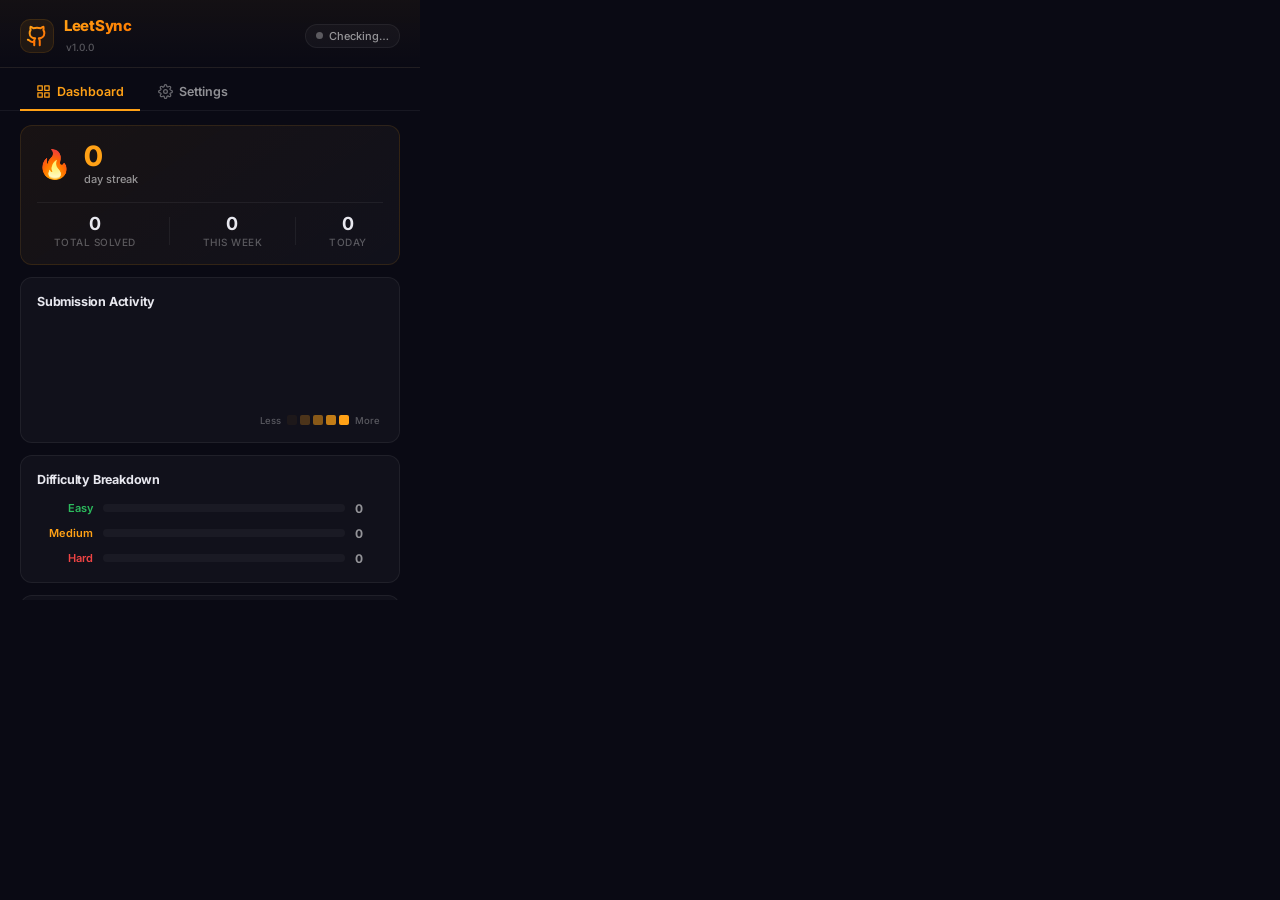
<file: popup/index.html>
<!DOCTYPE html>
<html lang="en">
<head>
  <meta charset="UTF-8" />
  <meta name="viewport" content="width=device-width, initial-scale=1.0" />
  <title>LeetSync</title>
  <link rel="preconnect" href="https://fonts.googleapis.com" />
  <link rel="preconnect" href="https://fonts.gstatic.com" crossorigin />
  <link href="https://fonts.googleapis.com/css2?family=Inter:wght@400;500;600;700;800&display=swap" rel="stylesheet" />
  <link rel="stylesheet" href="popup.css" />
</head>
<body>
  <div class="app">
    <!-- ═══ Header ═══ -->
    <header class="header">
      <div class="header-logo">
        <div class="logo-icon">
          <svg width="22" height="22" viewBox="0 0 24 24" fill="none" stroke="url(#logoGrad)" stroke-width="2.2" stroke-linecap="round" stroke-linejoin="round">
            <defs>
              <linearGradient id="logoGrad" x1="0%" y1="0%" x2="100%" y2="100%">
                <stop offset="0%" stop-color="#ffa116" />
                <stop offset="100%" stop-color="#ff6b00" />
              </linearGradient>
            </defs>
            <path d="M15 22v-4a4.8 4.8 0 0 0-1-3.5c3 0 6-2 6-5.5.08-1.25-.27-2.48-1-3.5.28-1.15.28-2.35 0-3.5 0 0-1 0-3 1.5-2.64-.5-5.36-.5-8 0C6 2 5 2 5 2c-.3 1.15-.3 2.35 0 3.5A5.403 5.403 0 0 0 4 9c0 3.5 3 5.5 6 5.5-.39.49-.68 1.05-.85 1.65-.17.6-.22 1.23-.15 1.85v4"/>
            <path d="M9 18c-4.51 2-5-2-7-2"/>
          </svg>
        </div>
        <div class="header-text">
          <h1>LeetSync</h1>
          <span class="header-version">v1.0.0</span>
        </div>
      </div>
      <div class="header-status" id="connection-status">
        <span class="status-dot"></span>
        <span class="status-text">Checking…</span>
      </div>
    </header>

    <!-- ═══ Tab Navigation ═══ -->
    <nav class="tabs">
      <button class="tab active" data-tab="dashboard" id="tab-dashboard">
        <svg width="15" height="15" viewBox="0 0 24 24" fill="none" stroke="currentColor" stroke-width="2" stroke-linecap="round" stroke-linejoin="round"><rect x="3" y="3" width="7" height="7"/><rect x="14" y="3" width="7" height="7"/><rect x="14" y="14" width="7" height="7"/><rect x="3" y="14" width="7" height="7"/></svg>
        Dashboard
      </button>
      <button class="tab" data-tab="settings" id="tab-settings">
        <svg width="15" height="15" viewBox="0 0 24 24" fill="none" stroke="currentColor" stroke-width="2" stroke-linecap="round" stroke-linejoin="round"><circle cx="12" cy="12" r="3"/><path d="M19.4 15a1.65 1.65 0 0 0 .33 1.82l.06.06a2 2 0 0 1 0 2.83 2 2 0 0 1-2.83 0l-.06-.06a1.65 1.65 0 0 0-1.82-.33 1.65 1.65 0 0 0-1 1.51V21a2 2 0 0 1-2 2 2 2 0 0 1-2-2v-.09A1.65 1.65 0 0 0 9 19.4a1.65 1.65 0 0 0-1.82.33l-.06.06a2 2 0 0 1-2.83 0 2 2 0 0 1 0-2.83l.06-.06A1.65 1.65 0 0 0 4.68 15a1.65 1.65 0 0 0-1.51-1H3a2 2 0 0 1-2-2 2 2 0 0 1 2-2h.09A1.65 1.65 0 0 0 4.6 9a1.65 1.65 0 0 0-.33-1.82l-.06-.06a2 2 0 0 1 0-2.83 2 2 0 0 1 2.83 0l.06.06A1.65 1.65 0 0 0 9 4.68a1.65 1.65 0 0 0 1-1.51V3a2 2 0 0 1 2-2 2 2 0 0 1 2 2v.09a1.65 1.65 0 0 0 1 1.51 1.65 1.65 0 0 0 1.82-.33l.06-.06a2 2 0 0 1 2.83 0 2 2 0 0 1 0 2.83l-.06.06A1.65 1.65 0 0 0 19.4 9a1.65 1.65 0 0 0 1.51 1H21a2 2 0 0 1 2 2 2 2 0 0 1-2 2h-.09a1.65 1.65 0 0 0-1.51 1z"/></svg>
        Settings
      </button>
    </nav>

    <!-- ═══ Dashboard Tab ═══ -->
    <div class="tab-content active" id="panel-dashboard">
      <!-- Streak Card -->
      <div class="card streak-card">
        <div class="streak-info">
          <div class="streak-flames" id="streak-flames">🔥</div>
          <div class="streak-details">
            <span class="streak-count" id="streak-count">0</span>
            <span class="streak-label">day streak</span>
          </div>
        </div>
        <div class="streak-stats">
          <div class="stat">
            <span class="stat-value" id="total-solved">0</span>
            <span class="stat-label">Total Solved</span>
          </div>
          <div class="stat-divider"></div>
          <div class="stat">
            <span class="stat-value" id="this-week">0</span>
            <span class="stat-label">This Week</span>
          </div>
          <div class="stat-divider"></div>
          <div class="stat">
            <span class="stat-value" id="today-count">0</span>
            <span class="stat-label">Today</span>
          </div>
        </div>
      </div>

      <!-- Heatmap Card -->
      <div class="card">
        <div class="card-header">
          <h3>Submission Activity</h3>
          <span class="card-subtitle" id="heatmap-range"></span>
        </div>
        <div class="heatmap-container">
          <canvas id="heatmap-canvas" width="400" height="90"></canvas>
        </div>
        <div class="heatmap-legend">
          <span class="legend-label">Less</span>
          <div class="legend-cell" style="background: rgba(255,161,22,0.05)"></div>
          <div class="legend-cell" style="background: rgba(255,161,22,0.25)"></div>
          <div class="legend-cell" style="background: rgba(255,161,22,0.5)"></div>
          <div class="legend-cell" style="background: rgba(255,161,22,0.75)"></div>
          <div class="legend-cell" style="background: #ffa116"></div>
          <span class="legend-label">More</span>
        </div>
      </div>

      <!-- Difficulty Breakdown -->
      <div class="card">
        <div class="card-header">
          <h3>Difficulty Breakdown</h3>
        </div>
        <div class="difficulty-chart">
          <div class="difficulty-bar-group">
            <div class="difficulty-row">
              <span class="diff-label easy">Easy</span>
              <div class="diff-bar-track">
                <div class="diff-bar diff-easy" id="bar-easy" style="width: 0%"></div>
              </div>
              <span class="diff-count" id="count-easy">0</span>
            </div>
            <div class="difficulty-row">
              <span class="diff-label medium">Medium</span>
              <div class="diff-bar-track">
                <div class="diff-bar diff-medium" id="bar-medium" style="width: 0%"></div>
              </div>
              <span class="diff-count" id="count-medium">0</span>
            </div>
            <div class="difficulty-row">
              <span class="diff-label hard">Hard</span>
              <div class="diff-bar-track">
                <div class="diff-bar diff-hard" id="bar-hard" style="width: 0%"></div>
              </div>
              <span class="diff-count" id="count-hard">0</span>
            </div>
          </div>
        </div>
      </div>

      <!-- Language Stats -->
      <div class="card">
        <div class="card-header">
          <h3>Languages Used</h3>
        </div>
        <div class="language-list" id="language-list">
          <div class="empty-state">No submissions yet. Push a solution to get started!</div>
        </div>
      </div>

      <!-- Recent Submissions -->
      <div class="card">
        <div class="card-header">
          <h3>Recent Submissions</h3>
        </div>
        <div class="recent-list" id="recent-list">
          <div class="empty-state">Your recent pushes will appear here.</div>
        </div>
      </div>
    </div>

    <!-- ═══ Settings Tab ═══ -->
    <div class="tab-content" id="panel-settings">
      <div class="card">
        <div class="card-header">
          <h3>GitHub Configuration</h3>
        </div>
        <form id="settings-form" class="settings-form">
          <div class="field">
            <label for="s-token">Personal Access Token</label>
            <div class="input-group">
              <input type="password" id="s-token" placeholder="ghp_xxxxxxxxxxxx" autocomplete="off" />
              <button type="button" class="input-toggle" id="toggle-token" title="Show/Hide">
                <svg width="14" height="14" viewBox="0 0 24 24" fill="none" stroke="currentColor" stroke-width="2"><path d="M1 12s4-8 11-8 11 8 11 8-4 8-11 8-11-8-11-8z"/><circle cx="12" cy="12" r="3"/></svg>
              </button>
            </div>
            <span class="field-hint">Needs <code>repo</code> scope · <a href="https://github.com/settings/tokens/new?scopes=repo" target="_blank">Create token →</a></span>
          </div>
          <div class="field">
            <label for="s-repo">Target Repository</label>
            <input type="text" id="s-repo" placeholder="username/leetcode-solutions" />
            <span class="field-hint">Format: <code>owner/repo-name</code></span>
          </div>
          <div class="field">
            <label for="s-gemini">Gemini API Key <span class="optional">(optional)</span></label>
            <input type="password" id="s-gemini" placeholder="AIzaSy..." autocomplete="off" />
            <span class="field-hint">For AI README generation · <a href="https://aistudio.google.com/app/apikey" target="_blank">Get key →</a></span>
          </div>
          <button type="submit" class="primary-btn" id="save-btn">
            <svg width="14" height="14" viewBox="0 0 24 24" fill="none" stroke="currentColor" stroke-width="2.5"><polyline points="20 6 9 17 4 12"/></svg>
            Save Configuration
          </button>
        </form>
      </div>

      <!-- Notifications Settings -->
      <div class="card">
        <div class="card-header">
          <h3>🔔 Daily Challenge Reminder</h3>
        </div>
        <div class="toggle-row">
          <div class="toggle-info">
            <span class="toggle-label">Enable Notifications</span>
            <span class="toggle-hint">Get reminded about the daily LeetCode challenge</span>
          </div>
          <label class="toggle-switch">
            <input type="checkbox" id="notifications-toggle" />
            <span class="toggle-slider"></span>
          </label>
        </div>
        <div class="field reminder-time-field" id="reminder-time-wrap">
          <label for="reminder-time">Reminder Time</label>
          <select id="reminder-time">
            <option value="6">6:00 AM</option>
            <option value="7">7:00 AM</option>
            <option value="8">8:00 AM</option>
            <option value="9" selected>9:00 AM</option>
            <option value="10">10:00 AM</option>
            <option value="12">12:00 PM</option>
            <option value="18">6:00 PM</option>
            <option value="20">8:00 PM</option>
            <option value="21">9:00 PM</option>
          </select>
        </div>
      </div>

      <!-- Preferences -->
      <div class="card">
        <div class="card-header">
          <h3>Preferences</h3>
        </div>
        <div class="toggle-row">
          <div class="toggle-info">
            <span class="toggle-label">Hide Premium Icons</span>
            <span class="toggle-hint">Remove LeetCode premium upsell badges</span>
          </div>
          <label class="toggle-switch">
            <input type="checkbox" id="hide-premium-toggle" />
            <span class="toggle-slider"></span>
          </label>
        </div>
      </div>

      <!-- Data Management -->
      <div class="card">
        <div class="card-header">
          <h3>Data</h3>
        </div>
        <div class="btn-row">
          <button type="button" class="secondary-btn" id="export-btn">
            <svg width="13" height="13" viewBox="0 0 24 24" fill="none" stroke="currentColor" stroke-width="2"><path d="M21 15v4a2 2 0 0 1-2 2H5a2 2 0 0 1-2-2v-4"/><polyline points="7 10 12 15 17 10"/><line x1="12" y1="15" x2="12" y2="3"/></svg>
            Export History
          </button>
          <button type="button" class="danger-btn" id="clear-btn">
            <svg width="13" height="13" viewBox="0 0 24 24" fill="none" stroke="currentColor" stroke-width="2"><polyline points="3 6 5 6 21 6"/><path d="M19 6v14a2 2 0 0 1-2 2H7a2 2 0 0 1-2-2V6m3 0V4a2 2 0 0 1 2-2h4a2 2 0 0 1 2 2v2"/></svg>
            Clear History
          </button>
        </div>
      </div>

      <!-- Footer -->
      <div class="footer">
        <span>LeetSync v1.0.0</span>
        <span>·</span>
        <a href="https://github.com" target="_blank">GitHub</a>
      </div>
    </div>
  </div>

  <script src="popup.js"></script>
</body>
</html>
</file>
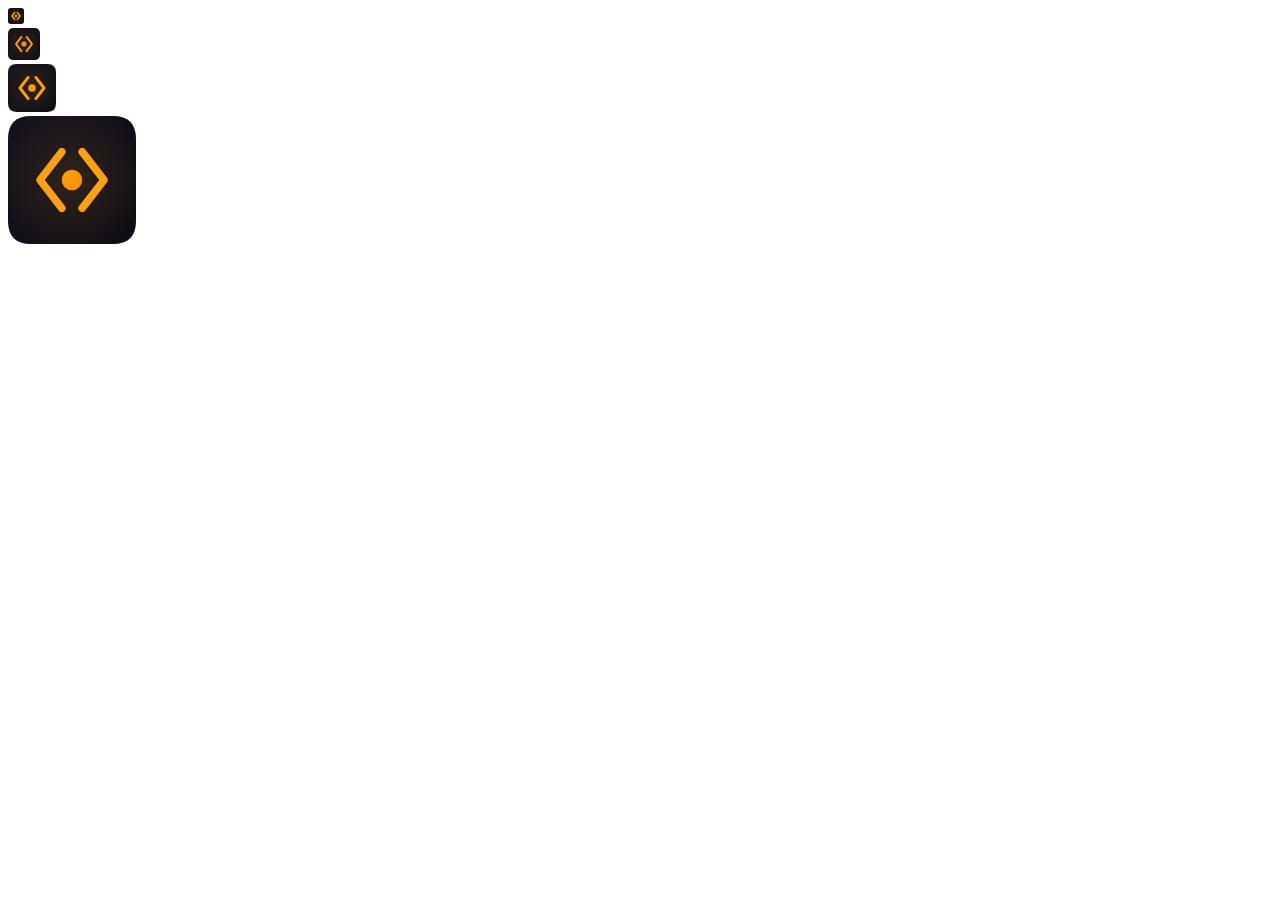
<file: generate-icons.html>
<!DOCTYPE html>
<html>
<head><title>Icon Generator</title></head>
<body>
<script>
// Generate icons at multiple sizes
const sizes = [16, 32, 48, 128];

sizes.forEach(size => {
  const canvas = document.createElement('canvas');
  canvas.width = size;
  canvas.height = size;
  const ctx = canvas.getContext('2d');

  // Background
  const bgGrad = ctx.createLinearGradient(0, 0, size, size);
  bgGrad.addColorStop(0, '#0f0f1e');
  bgGrad.addColorStop(1, '#0a0a14');
  ctx.fillStyle = bgGrad;
  roundRect(ctx, 0, 0, size, size, size * 0.18);

  // Orange glow
  const glowSize = size * 0.7;
  const glow = ctx.createRadialGradient(size/2, size/2, 0, size/2, size/2, glowSize);
  glow.addColorStop(0, 'rgba(255, 161, 22, 0.15)');
  glow.addColorStop(1, 'rgba(255, 161, 22, 0)');
  ctx.fillStyle = glow;
  ctx.fillRect(0, 0, size, size);

  // Draw sync arrows + code bracket
  const s = size;
  ctx.strokeStyle = '#ffa116';
  ctx.lineWidth = Math.max(1.5, s * 0.06);
  ctx.lineCap = 'round';
  ctx.lineJoin = 'round';

  // Left bracket <
  ctx.beginPath();
  ctx.moveTo(s * 0.42, s * 0.28);
  ctx.lineTo(s * 0.25, s * 0.5);
  ctx.lineTo(s * 0.42, s * 0.72);
  ctx.stroke();

  // Right bracket >
  ctx.beginPath();
  ctx.moveTo(s * 0.58, s * 0.28);
  ctx.lineTo(s * 0.75, s * 0.5);
  ctx.lineTo(s * 0.58, s * 0.72);
  ctx.stroke();

  // Sync dot center
  const grad = ctx.createLinearGradient(s*0.4, s*0.4, s*0.6, s*0.6);
  grad.addColorStop(0, '#ffa116');
  grad.addColorStop(1, '#ff8c00');
  ctx.fillStyle = grad;
  ctx.beginPath();
  ctx.arc(s/2, s/2, s * 0.08, 0, Math.PI * 2);
  ctx.fill();

  // Download
  const link = document.createElement('a');
  link.download = `icon-${size}.png`;
  link.href = canvas.toDataURL('image/png');
  link.click();

  document.body.appendChild(canvas);
  document.body.appendChild(document.createElement('br'));
});

function roundRect(ctx, x, y, w, h, r) {
  ctx.beginPath();
  ctx.moveTo(x + r, y);
  ctx.lineTo(x + w - r, y);
  ctx.quadraticCurveTo(x + w, y, x + w, y + r);
  ctx.lineTo(x + w, y + h - r);
  ctx.quadraticCurveTo(x + w, y + h, x + w - r, y + h);
  ctx.lineTo(x + r, y + h);
  ctx.quadraticCurveTo(x, y + h, x, y + h - r);
  ctx.lineTo(x, y + r);
  ctx.quadraticCurveTo(x, y, x + r, y);
  ctx.fill();
}
</script>
</body>
</html>
</file>
<file: popup/popup.css>
/* ═══════════════════════════════════════════════════════════════════════
   LeetSync — Popup Stylesheet
   Premium dark glassmorphism design with LeetCode's orange accent
   ═══════════════════════════════════════════════════════════════════════ */

/* ── Reset & Base ────────────────────────────────────────────────────── */
*, *::before, *::after {
  margin: 0;
  padding: 0;
  box-sizing: border-box;
}

:root {
  --accent: #ffa116;
  --accent-glow: rgba(255, 161, 22, 0.15);
  --accent-dim: rgba(255, 161, 22, 0.08);
  --bg-primary: #0a0a14;
  --bg-card: rgba(255, 255, 255, 0.03);
  --bg-card-hover: rgba(255, 255, 255, 0.05);
  --border: rgba(255, 255, 255, 0.06);
  --border-accent: rgba(255, 161, 22, 0.12);
  --text-primary: #e8e8ef;
  --text-secondary: rgba(255, 255, 255, 0.55);
  --text-dim: rgba(255, 255, 255, 0.3);
  --easy: #2cbb5d;
  --medium: #ffa116;
  --hard: #ef4444;
  --radius: 12px;
  --radius-sm: 8px;
  --transition: 0.2s cubic-bezier(0.4, 0, 0.2, 1);
}

body {
  width: 420px;
  min-height: 520px;
  max-height: 600px;
  overflow: hidden;
  font-family: 'Inter', -apple-system, BlinkMacSystemFont, 'Segoe UI', Roboto, sans-serif;
  background: var(--bg-primary);
  color: var(--text-primary);
  -webkit-font-smoothing: antialiased;
  -moz-osx-font-smoothing: grayscale;
}

.app {
  display: flex;
  flex-direction: column;
  height: 600px;
  overflow: hidden;
}

/* ═══════════════════════════════════════════════════════════════════════
   Header
   ═══════════════════════════════════════════════════════════════════════ */
.header {
  display: flex;
  align-items: center;
  justify-content: space-between;
  padding: 16px 20px 12px;
  background: linear-gradient(180deg, rgba(255, 161, 22, 0.04) 0%, transparent 100%);
  border-bottom: 1px solid var(--border);
  flex-shrink: 0;
}

.header-logo {
  display: flex;
  align-items: center;
  gap: 10px;
}

.logo-icon {
  display: flex;
  align-items: center;
  justify-content: center;
  width: 34px;
  height: 34px;
  background: var(--accent-dim);
  border-radius: 10px;
  border: 1px solid var(--border-accent);
}

.header-text h1 {
  font-size: 15px;
  font-weight: 800;
  letter-spacing: -0.3px;
  background: linear-gradient(135deg, #ffa116, #ff7b00);
  -webkit-background-clip: text;
  -webkit-text-fill-color: transparent;
  background-clip: text;
}

.header-version {
  font-size: 10px;
  color: var(--text-dim);
  font-weight: 500;
  margin-left: 2px;
}

.header-status {
  display: flex;
  align-items: center;
  gap: 6px;
  padding: 4px 10px;
  background: var(--bg-card);
  border-radius: 20px;
  border: 1px solid var(--border);
}

.status-dot {
  width: 7px;
  height: 7px;
  border-radius: 50%;
  background: var(--text-dim);
  transition: background 0.3s;
}

.status-dot.connected {
  background: var(--easy);
  box-shadow: 0 0 8px rgba(44, 187, 93, 0.5);
}

.status-dot.error {
  background: var(--hard);
  box-shadow: 0 0 8px rgba(239, 68, 68, 0.5);
}

.status-text {
  font-size: 11px;
  font-weight: 500;
  color: var(--text-secondary);
}

/* ═══════════════════════════════════════════════════════════════════════
   Tabs
   ═══════════════════════════════════════════════════════════════════════ */
.tabs {
  display: flex;
  padding: 6px 20px 0;
  gap: 2px;
  flex-shrink: 0;
  border-bottom: 1px solid var(--border);
  background: var(--bg-primary);
}

.tab {
  display: inline-flex;
  align-items: center;
  gap: 6px;
  padding: 10px 16px;
  border: none;
  background: none;
  color: var(--text-secondary);
  font-family: inherit;
  font-size: 12.5px;
  font-weight: 600;
  cursor: pointer;
  border-bottom: 2px solid transparent;
  margin-bottom: -1px;
  transition: all var(--transition);
}

.tab:hover {
  color: var(--text-primary);
}

.tab.active {
  color: var(--accent);
  border-bottom-color: var(--accent);
}

.tab svg {
  opacity: 0.7;
}

.tab.active svg {
  opacity: 1;
}

/* ═══════════════════════════════════════════════════════════════════════
   Tab Content
   ═══════════════════════════════════════════════════════════════════════ */
.tab-content {
  display: none;
  flex-direction: column;
  gap: 12px;
  padding: 14px 20px 20px;
  overflow-y: auto;
  flex: 1;
}

.tab-content.active {
  display: flex;
}

/* Custom Scrollbar */
.tab-content::-webkit-scrollbar {
  width: 5px;
}

.tab-content::-webkit-scrollbar-track {
  background: transparent;
}

.tab-content::-webkit-scrollbar-thumb {
  background: rgba(255, 255, 255, 0.1);
  border-radius: 10px;
}

.tab-content::-webkit-scrollbar-thumb:hover {
  background: rgba(255, 255, 255, 0.18);
}

/* ═══════════════════════════════════════════════════════════════════════
   Cards
   ═══════════════════════════════════════════════════════════════════════ */
.card {
  background: var(--bg-card);
  border: 1px solid var(--border);
  border-radius: var(--radius);
  padding: 16px;
  transition: border-color var(--transition);
}

.card:hover {
  border-color: rgba(255, 255, 255, 0.09);
}

.card-header {
  display: flex;
  align-items: center;
  justify-content: space-between;
  margin-bottom: 14px;
}

.card-header h3 {
  font-size: 12.5px;
  font-weight: 700;
  color: var(--text-primary);
  letter-spacing: -0.2px;
}

.card-subtitle {
  font-size: 10.5px;
  color: var(--text-dim);
  font-weight: 500;
}

/* ═══════════════════════════════════════════════════════════════════════
   Streak Card
   ═══════════════════════════════════════════════════════════════════════ */
.streak-card {
  background: linear-gradient(145deg, rgba(255, 161, 22, 0.06) 0%, var(--bg-card) 100%);
  border-color: var(--border-accent);
}

.streak-info {
  display: flex;
  align-items: center;
  gap: 12px;
  margin-bottom: 16px;
}

.streak-flames {
  font-size: 28px;
  line-height: 1;
  animation: flicker 1.5s ease-in-out infinite alternate;
}

@keyframes flicker {
  0% { transform: scale(1); filter: brightness(1); }
  50% { transform: scale(1.1); filter: brightness(1.2); }
  100% { transform: scale(1.05); filter: brightness(1.1); }
}

.streak-details {
  display: flex;
  flex-direction: column;
}

.streak-count {
  font-size: 28px;
  font-weight: 800;
  color: var(--accent);
  line-height: 1;
  letter-spacing: -1px;
}

.streak-label {
  font-size: 11px;
  color: var(--text-secondary);
  font-weight: 500;
  margin-top: 2px;
}

.streak-stats {
  display: flex;
  align-items: center;
  justify-content: space-around;
  padding: 10px 0 0;
  border-top: 1px solid var(--border);
}

.stat {
  display: flex;
  flex-direction: column;
  align-items: center;
  gap: 2px;
}

.stat-value {
  font-size: 18px;
  font-weight: 700;
  color: var(--text-primary);
}

.stat-label {
  font-size: 10px;
  color: var(--text-dim);
  font-weight: 500;
  text-transform: uppercase;
  letter-spacing: 0.5px;
}

.stat-divider {
  width: 1px;
  height: 28px;
  background: var(--border);
}

/* ═══════════════════════════════════════════════════════════════════════
   Heatmap
   ═══════════════════════════════════════════════════════════════════════ */
.heatmap-container {
  margin: 0 -4px;
}

#heatmap-canvas {
  width: 100%;
  height: auto;
  border-radius: 6px;
}

.heatmap-legend {
  display: flex;
  align-items: center;
  justify-content: flex-end;
  gap: 3px;
  margin-top: 8px;
}

.legend-label {
  font-size: 9.5px;
  color: var(--text-dim);
  font-weight: 500;
  margin: 0 3px;
}

.legend-cell {
  width: 10px;
  height: 10px;
  border-radius: 2px;
}

/* ═══════════════════════════════════════════════════════════════════════
   Difficulty Chart
   ═══════════════════════════════════════════════════════════════════════ */
.difficulty-bar-group {
  display: flex;
  flex-direction: column;
  gap: 10px;
}

.difficulty-row {
  display: flex;
  align-items: center;
  gap: 10px;
}

.diff-label {
  font-size: 11px;
  font-weight: 600;
  width: 56px;
  text-align: right;
  flex-shrink: 0;
}

.diff-label.easy { color: var(--easy); }
.diff-label.medium { color: var(--medium); }
.diff-label.hard { color: var(--hard); }

.diff-bar-track {
  flex: 1;
  height: 8px;
  background: rgba(255, 255, 255, 0.04);
  border-radius: 4px;
  overflow: hidden;
}

.diff-bar {
  height: 100%;
  border-radius: 4px;
  transition: width 0.8s cubic-bezier(0.4, 0, 0.2, 1);
}

.diff-easy { background: linear-gradient(90deg, #2cbb5d, #34d058); }
.diff-medium { background: linear-gradient(90deg, #ffa116, #ffb347); }
.diff-hard { background: linear-gradient(90deg, #ef4444, #f87171); }

.diff-count {
  font-size: 12px;
  font-weight: 700;
  color: var(--text-secondary);
  width: 28px;
  text-align: left;
}

/* ═══════════════════════════════════════════════════════════════════════
   Language Stats
   ═══════════════════════════════════════════════════════════════════════ */
.language-list {
  display: flex;
  flex-wrap: wrap;
  gap: 6px;
}

.lang-tag {
  display: inline-flex;
  align-items: center;
  gap: 5px;
  padding: 4px 10px;
  border-radius: 6px;
  background: var(--accent-dim);
  border: 1px solid var(--border-accent);
  font-size: 11px;
  font-weight: 600;
  color: var(--accent);
}

.lang-count {
  font-weight: 400;
  color: var(--text-dim);
  font-size: 10px;
}

/* ═══════════════════════════════════════════════════════════════════════
   Recent Submissions
   ═══════════════════════════════════════════════════════════════════════ */
.recent-list {
  display: flex;
  flex-direction: column;
  gap: 6px;
}

.recent-item {
  display: flex;
  align-items: center;
  gap: 10px;
  padding: 8px 10px;
  border-radius: var(--radius-sm);
  background: rgba(255, 255, 255, 0.02);
  border: 1px solid transparent;
  transition: all var(--transition);
}

.recent-item:hover {
  background: var(--bg-card-hover);
  border-color: var(--border);
}

.recent-num {
  font-size: 11px;
  font-weight: 700;
  color: var(--accent);
  min-width: 32px;
}

.recent-name {
  flex: 1;
  font-size: 11.5px;
  font-weight: 500;
  color: var(--text-primary);
  white-space: nowrap;
  overflow: hidden;
  text-overflow: ellipsis;
}

.recent-diff {
  font-size: 9.5px;
  font-weight: 700;
  padding: 2px 6px;
  border-radius: 4px;
  text-transform: uppercase;
  letter-spacing: 0.3px;
}

.recent-diff.Easy { background: rgba(44, 187, 93, 0.12); color: var(--easy); }
.recent-diff.Medium { background: rgba(255, 161, 22, 0.12); color: var(--medium); }
.recent-diff.Hard { background: rgba(239, 68, 68, 0.12); color: var(--hard); }
.recent-diff.Unknown { background: rgba(255,255,255,0.05); color: var(--text-dim); }

.recent-time {
  font-size: 10px;
  color: var(--text-dim);
  font-weight: 500;
  white-space: nowrap;
}

.empty-state {
  text-align: center;
  padding: 16px 8px;
  color: var(--text-dim);
  font-size: 11.5px;
  font-weight: 500;
  line-height: 1.5;
}

/* ═══════════════════════════════════════════════════════════════════════
   Settings Form
   ═══════════════════════════════════════════════════════════════════════ */
.settings-form {
  display: flex;
  flex-direction: column;
  gap: 14px;
}

.field {
  display: flex;
  flex-direction: column;
  gap: 5px;
}

.field label {
  font-size: 11px;
  font-weight: 600;
  color: var(--text-secondary);
  text-transform: uppercase;
  letter-spacing: 0.4px;
}

.optional {
  font-weight: 400;
  text-transform: none;
  color: var(--text-dim);
  letter-spacing: 0;
}

.input-group {
  display: flex;
  gap: 6px;
}

.input-group input {
  flex: 1;
}

.field input, .field select {
  background: rgba(255, 255, 255, 0.04);
  border: 1px solid var(--border);
  border-radius: var(--radius-sm);
  padding: 9px 12px;
  color: var(--text-primary);
  font-family: 'SF Mono', 'Fira Code', 'Consolas', monospace;
  font-size: 12px;
  outline: none;
  transition: all var(--transition);
  width: 100%;
}

.field input::placeholder {
  color: var(--text-dim);
}

.field input:focus, .field select:focus {
  border-color: rgba(255, 161, 22, 0.4);
  background: rgba(255, 161, 22, 0.03);
  box-shadow: 0 0 0 3px rgba(255, 161, 22, 0.08);
}

.field select {
  font-family: inherit;
  cursor: pointer;
  appearance: none;
  background-image: url("data:image/svg+xml,%3Csvg width='10' height='6' viewBox='0 0 10 6' fill='none' xmlns='http://www.w3.org/2000/svg'%3E%3Cpath d='M1 1L5 5L9 1' stroke='%23888' stroke-width='1.5' stroke-linecap='round' stroke-linejoin='round'/%3E%3C/svg%3E");
  background-repeat: no-repeat;
  background-position: right 12px center;
  padding-right: 30px;
}

.field-hint {
  font-size: 10.5px;
  color: var(--text-dim);
  line-height: 1.3;
}

.field-hint a {
  color: var(--accent);
  text-decoration: none;
}

.field-hint a:hover {
  text-decoration: underline;
}

.field-hint code {
  background: rgba(255, 255, 255, 0.06);
  padding: 1px 5px;
  border-radius: 3px;
  font-size: 10px;
}

.input-toggle {
  background: var(--bg-card);
  border: 1px solid var(--border);
  border-radius: var(--radius-sm);
  padding: 8px 10px;
  color: var(--text-secondary);
  cursor: pointer;
  transition: all var(--transition);
  display: flex;
  align-items: center;
}

.input-toggle:hover {
  background: var(--bg-card-hover);
  color: var(--accent);
}

/* ── Buttons ─────────────────────────────────────────────────────────── */
.primary-btn {
  display: inline-flex;
  align-items: center;
  justify-content: center;
  gap: 8px;
  padding: 11px 18px;
  border: none;
  border-radius: var(--radius-sm);
  background: linear-gradient(135deg, #ffa116 0%, #ff8c00 100%);
  color: #1a1a2e;
  font-family: inherit;
  font-size: 13px;
  font-weight: 700;
  cursor: pointer;
  transition: all var(--transition);
}

.primary-btn:hover {
  box-shadow: 0 4px 20px rgba(255, 161, 22, 0.35);
  transform: translateY(-1px);
}

.primary-btn:active {
  transform: scale(0.98);
}

.primary-btn.saved {
  background: linear-gradient(135deg, #2cbb5d 0%, #1fa34d 100%);
  color: #fff;
}

.btn-row {
  display: flex;
  gap: 8px;
}

.secondary-btn, .danger-btn {
  display: inline-flex;
  align-items: center;
  gap: 6px;
  flex: 1;
  justify-content: center;
  padding: 9px 12px;
  border: 1px solid var(--border);
  border-radius: var(--radius-sm);
  background: var(--bg-card);
  color: var(--text-secondary);
  font-family: inherit;
  font-size: 11.5px;
  font-weight: 600;
  cursor: pointer;
  transition: all var(--transition);
}

.secondary-btn:hover {
  background: var(--bg-card-hover);
  border-color: rgba(255, 255, 255, 0.12);
  color: var(--text-primary);
}

.danger-btn {
  color: var(--hard);
  border-color: rgba(239, 68, 68, 0.15);
}

.danger-btn:hover {
  background: rgba(239, 68, 68, 0.08);
  border-color: rgba(239, 68, 68, 0.25);
}

/* ── Toggle Switch ───────────────────────────────────────────────────── */
.toggle-row {
  display: flex;
  align-items: center;
  justify-content: space-between;
  gap: 12px;
}

.toggle-info {
  display: flex;
  flex-direction: column;
  gap: 2px;
}

.toggle-label {
  font-size: 12px;
  font-weight: 600;
  color: var(--text-primary);
}

.toggle-hint {
  font-size: 10.5px;
  color: var(--text-dim);
}

.toggle-switch {
  position: relative;
  width: 38px;
  height: 20px;
  flex-shrink: 0;
  cursor: pointer;
}

.toggle-switch input {
  opacity: 0;
  width: 0;
  height: 0;
}

.toggle-slider {
  position: absolute;
  inset: 0;
  background: rgba(255, 255, 255, 0.08);
  border-radius: 20px;
  transition: all 0.3s;
  border: 1px solid var(--border);
}

.toggle-slider::before {
  content: "";
  position: absolute;
  top: 2px;
  left: 2px;
  width: 14px;
  height: 14px;
  background: var(--text-secondary);
  border-radius: 50%;
  transition: all 0.3s cubic-bezier(0.4, 0, 0.2, 1);
}

.toggle-switch input:checked + .toggle-slider {
  background: var(--accent);
  border-color: var(--accent);
}

.toggle-switch input:checked + .toggle-slider::before {
  transform: translateX(18px);
  background: #1a1a2e;
}

.reminder-time-field {
  margin-top: 12px;
  padding-top: 12px;
  border-top: 1px solid var(--border);
}

/* ── Footer ─────────────────────────────────────────────────────────── */
.footer {
  display: flex;
  align-items: center;
  justify-content: center;
  gap: 6px;
  padding: 12px;
  font-size: 10px;
  color: var(--text-dim);
}

.footer a {
  color: var(--accent);
  text-decoration: none;
  font-weight: 500;
}

.footer a:hover {
  text-decoration: underline;
}
</file>
